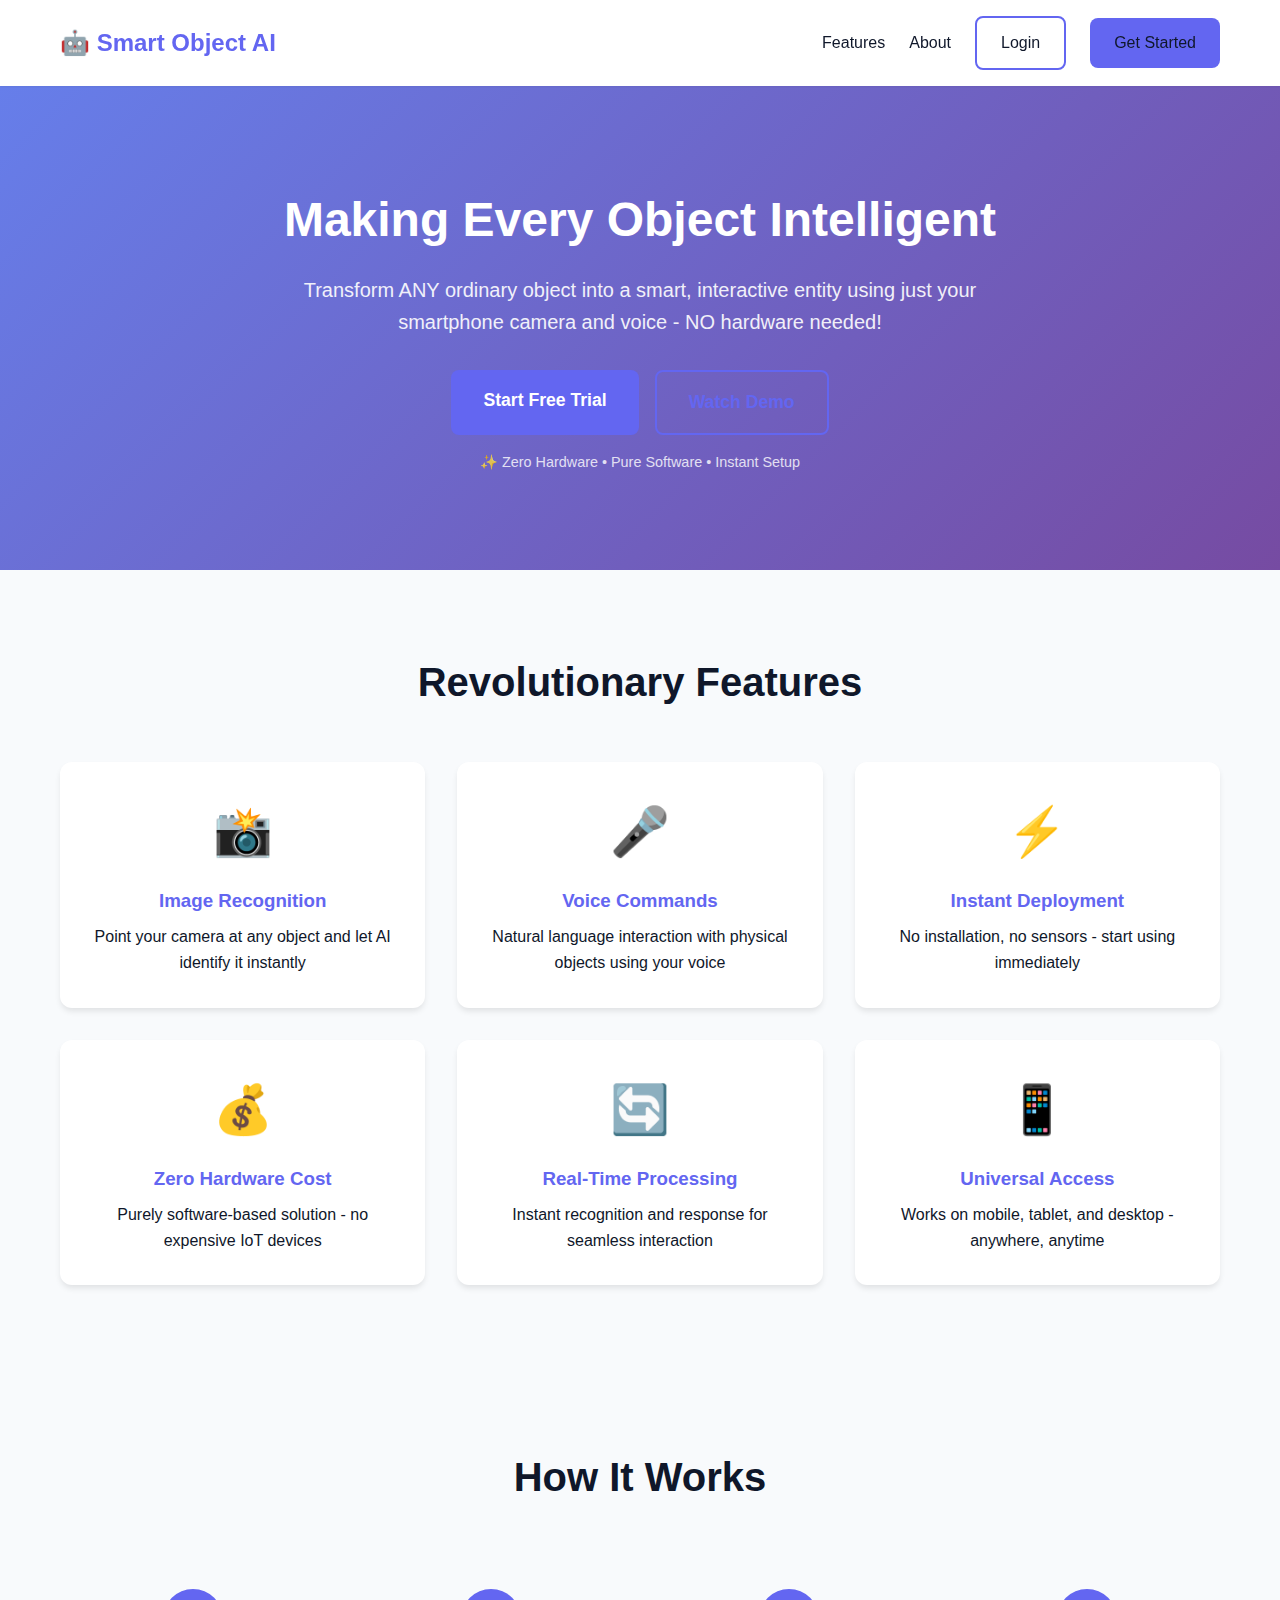
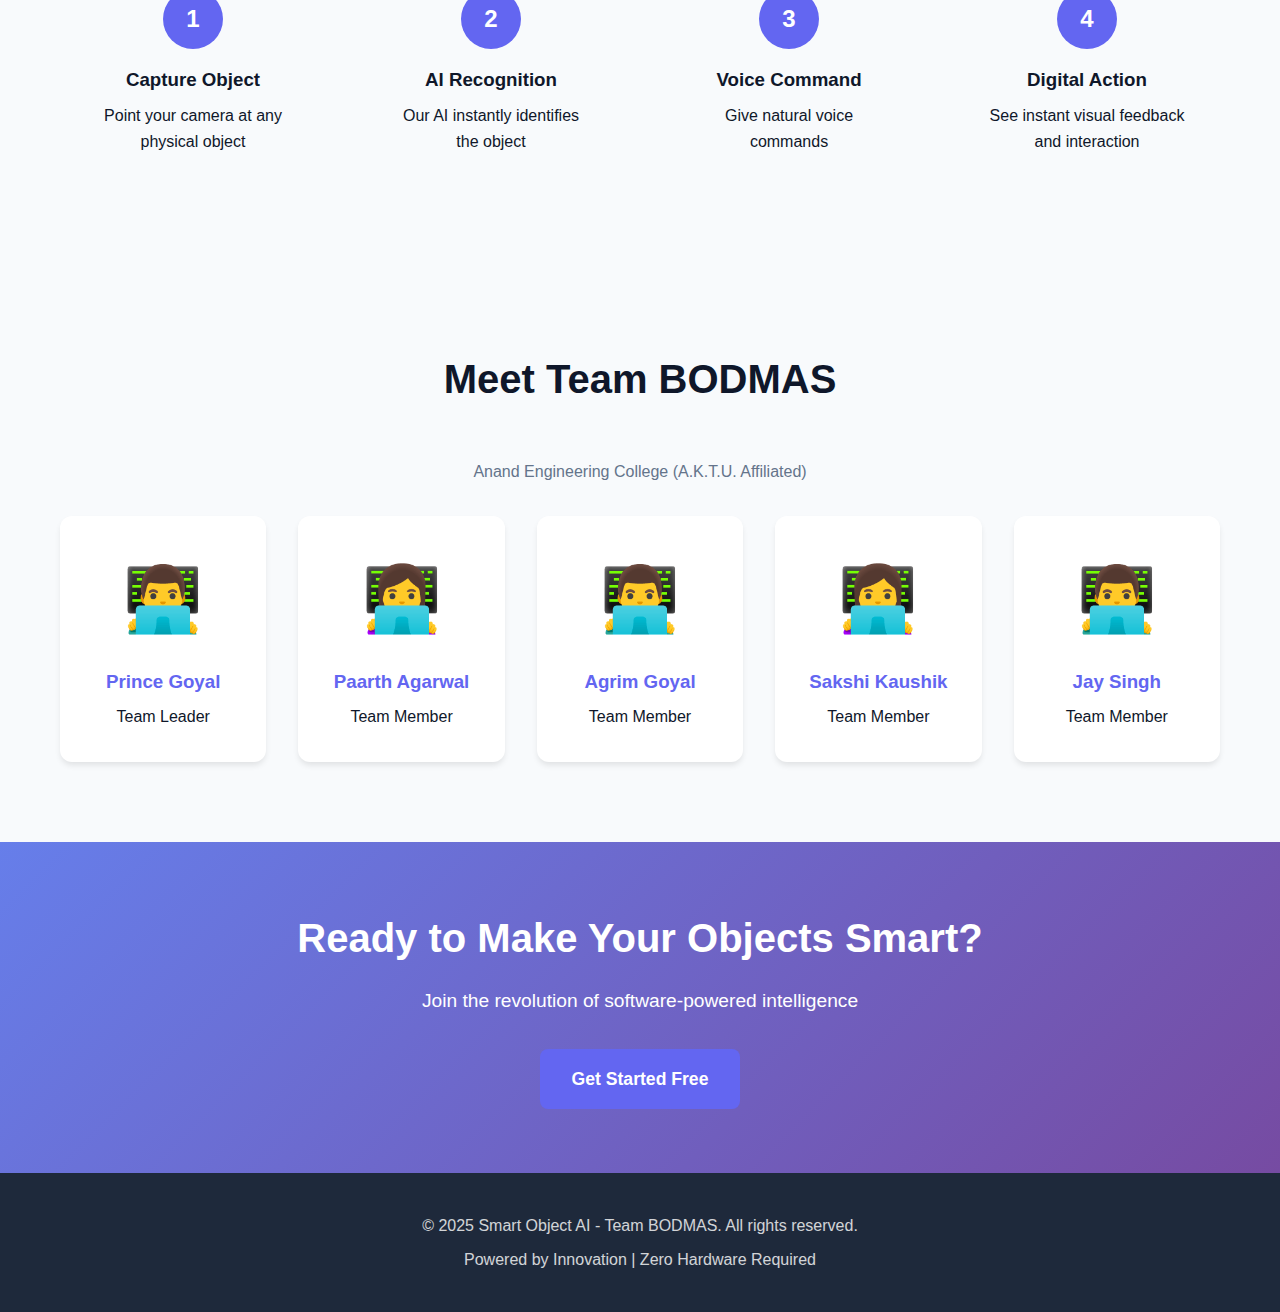
<file: index.html>
<!DOCTYPE html>
<html lang="en">

<head>
    <meta charset="UTF-8">
    <meta name="viewport" content="width=device-width, initial-scale=1.0">
    <title>Smart Object AI - Making Every Object Intelligent</title>
    <link rel="stylesheet" href="css/style.css">
</head>

<body>
    <!-- Navigation Bar -->
    <nav class="navbar">
        <div class="container">
            <div class="nav-brand">
                <h2>🤖 Smart Object AI</h2>
            </div>
            <div class="nav-links">
                <a href="#features">Features</a>
                <a href="#about">About</a>
                <a href="login.html" class="btn-outline">Login</a>
                <a href="signup.html" class="btn-primary">Get Started</a>
            </div>
        </div>
    </nav>

    <!-- Hero Section -->
    <section class="hero">
        <div class="container">
            <div class="hero-content">
                <h1 class="hero-title">Making Every Object Intelligent</h1>
                <p class="hero-subtitle">Transform ANY ordinary object into a smart, interactive entity using just your
                    smartphone camera and voice - NO hardware needed!</p>
                <div class="hero-buttons">
                    <a href="signup.html" class="btn-large btn-primary">Start Free Trial</a>
                    <a href="#demo" class="btn-large btn-outline">Watch Demo</a>
                </div>
                <p class="hero-note">✨ Zero Hardware • Pure Software • Instant Setup</p>
            </div>
        </div>
    </section>

    <!-- Features Section -->
    <section id="features" class="features">
        <div class="container">
            <h2 class="section-title">Revolutionary Features</h2>
            <div class="features-grid">
                <div class="feature-card">
                    <div class="feature-icon">📸</div>
                    <h3>Image Recognition</h3>
                    <p>Point your camera at any object and let AI identify it instantly</p>
                </div>
                <div class="feature-card">
                    <div class="feature-icon">🎤</div>
                    <h3>Voice Commands</h3>
                    <p>Natural language interaction with physical objects using your voice</p>
                </div>
                <div class="feature-card">
                    <div class="feature-icon">⚡</div>
                    <h3>Instant Deployment</h3>
                    <p>No installation, no sensors - start using immediately</p>
                </div>
                <div class="feature-card">
                    <div class="feature-icon">💰</div>
                    <h3>Zero Hardware Cost</h3>
                    <p>Purely software-based solution - no expensive IoT devices</p>
                </div>
                <div class="feature-card">
                    <div class="feature-icon">🔄</div>
                    <h3>Real-Time Processing</h3>
                    <p>Instant recognition and response for seamless interaction</p>
                </div>
                <div class="feature-card">
                    <div class="feature-icon">📱</div>
                    <h3>Universal Access</h3>
                    <p>Works on mobile, tablet, and desktop - anywhere, anytime</p>
                </div>
            </div>
        </div>
    </section>

    <!-- How It Works -->
    <section class="how-it-works">
        <div class="container">
            <h2 class="section-title">How It Works</h2>
            <div class="steps">
                <div class="step">
                    <div class="step-number">1</div>
                    <h3>Capture Object</h3>
                    <p>Point your camera at any physical object</p>
                </div>
                <div class="step">
                    <div class="step-number">2</div>
                    <h3>AI Recognition</h3>
                    <p>Our AI instantly identifies the object</p>
                </div>
                <div class="step">
                    <div class="step-number">3</div>
                    <h3>Voice Command</h3>
                    <p>Give natural voice commands</p>
                </div>
                <div class="step">
                    <div class="step-number">4</div>
                    <h3>Digital Action</h3>
                    <p>See instant visual feedback and interaction</p>
                </div>
            </div>
        </div>
    </section>

    <!-- Team Section -->
    <section id="about" class="team">
        <div class="container">
            <h2 class="section-title">Meet Team BODMAS</h2>
            <p class="team-subtitle">Anand Engineering College (A.K.T.U. Affiliated)</p>
            <div class="team-grid">
                <div class="team-card">
                    <div class="team-avatar">👨‍💻</div>
                    <h3>Prince Goyal</h3>
                    <p>Team Leader</p>
                </div>
                <div class="team-card">
                    <div class="team-avatar">👩‍💻</div>
                    <h3>Paarth Agarwal</h3>
                    <p>Team Member</p>
                </div>
                <div class="team-card">
                    <div class="team-avatar">👨‍💻</div>
                    <h3>Agrim Goyal</h3>
                    <p>Team Member</p>
                </div>
                <div class="team-card">
                    <div class="team-avatar">👩‍💻</div>
                    <h3>Sakshi Kaushik</h3>
                    <p>Team Member</p>
                </div>
                <div class="team-card">
                    <div class="team-avatar">👨‍💻</div>
                    <h3>Jay Singh</h3>
                    <p>Team Member</p>
                </div>
            </div>
        </div>
    </section>

    <!-- CTA Section -->
    <section class="cta">
        <div class="container">
            <h2>Ready to Make Your Objects Smart?</h2>
            <p>Join the revolution of software-powered intelligence</p>
            <a href="signup.html" class="btn-large btn-primary">Get Started Free</a>
        </div>
    </section>

    <!-- Footer -->
    <footer class="footer">
        <div class="container">
            <p>&copy; 2025 Smart Object AI - Team BODMAS. All rights reserved.</p>
            <p>Powered by Innovation | Zero Hardware Required</p>
        </div>
    </footer>
</body>

</html>
</file>
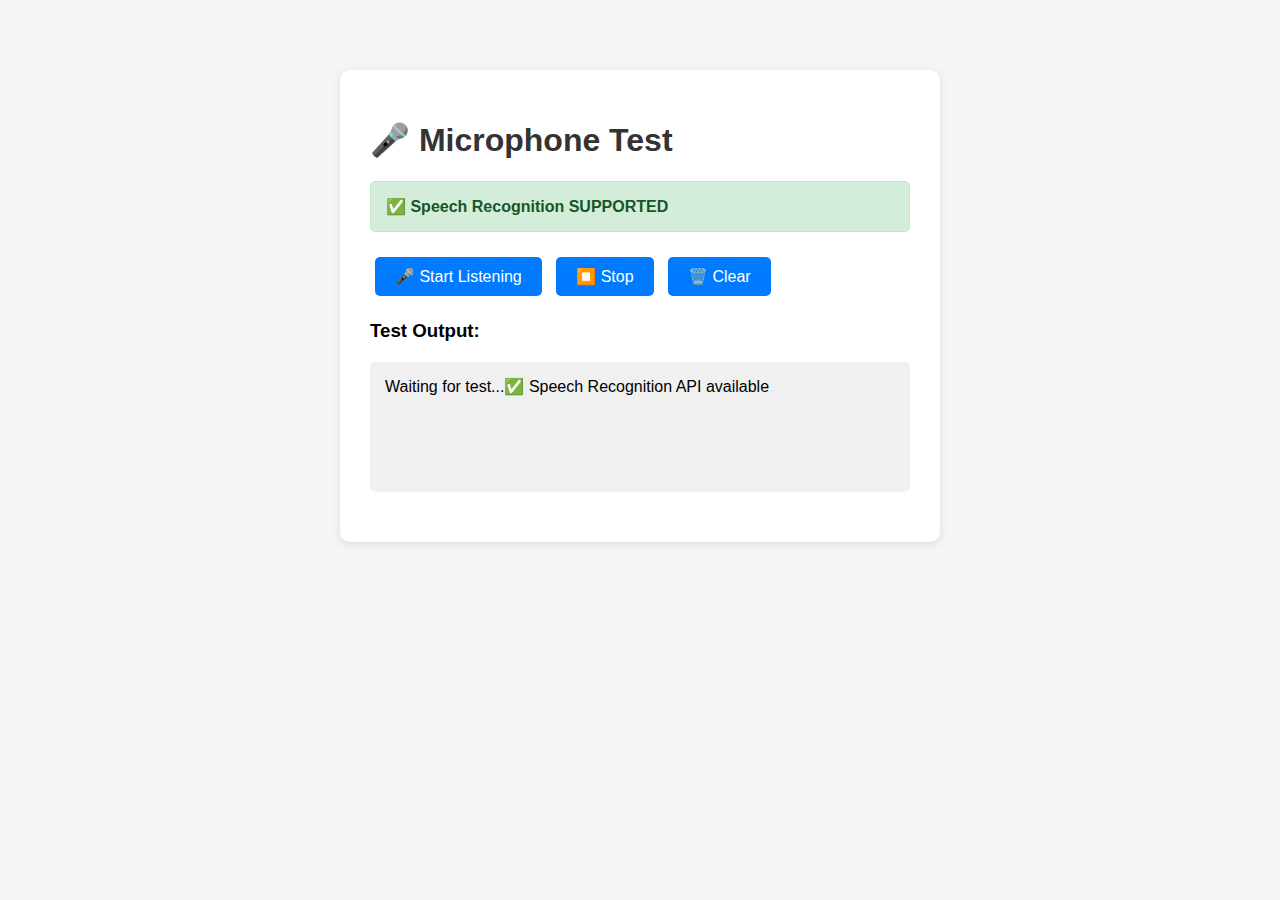
<file: microphone-test.html>
<!DOCTYPE html>
<html lang="en">
<head>
    <meta charset="UTF-8">
    <meta name="viewport" content="width=device-width, initial-scale=1.0">
    <title>Microphone Test</title>
    <style>
        body {
            font-family: Arial, sans-serif;
            max-width: 600px;
            margin: 50px auto;
            padding: 20px;
            background: #f5f5f5;
        }
        .container {
            background: white;
            padding: 30px;
            border-radius: 10px;
            box-shadow: 0 2px 10px rgba(0,0,0,0.1);
        }
        h1 {
            color: #333;
        }
        .status {
            padding: 15px;
            margin: 20px 0;
            border-radius: 5px;
            font-weight: bold;
        }
        .status.success {
            background: #d4edda;
            color: #155724;
            border: 1px solid #c3e6cb;
        }
        .status.error {
            background: #f8d7da;
            color: #721c24;
            border: 1px solid #f5c6cb;
        }
        .status.info {
            background: #d1ecf1;
            color: #0c5460;
            border: 1px solid #bee5eb;
        }
        button {
            padding: 10px 20px;
            margin: 5px;
            font-size: 16px;
            border: none;
            border-radius: 5px;
            cursor: pointer;
            background: #007bff;
            color: white;
        }
        button:hover {
            background: #0056b3;
        }
        .output {
            background: #f0f0f0;
            padding: 15px;
            border-radius: 5px;
            margin: 20px 0;
            min-height: 100px;
            white-space: pre-wrap;
            word-wrap: break-word;
        }
    </style>
</head>
<body>
    <div class="container">
        <h1>🎤 Microphone Test</h1>
        
        <div id="browserStatus" class="status info">Checking browser support...</div>
        
        <button onclick="testMicrophone()">🎤 Start Listening</button>
        <button onclick="stopListening()">⏹️ Stop</button>
        <button onclick="clearOutput()">🗑️ Clear</button>
        
        <h3>Test Output:</h3>
        <div class="output" id="output">Waiting for test...</div>
    </div>

    <script>
        let recognition = null;

        // Check browser support
        window.addEventListener('DOMContentLoaded', () => {
            console.log('Page loaded');
            
            const SpeechRecognition = window.SpeechRecognition || window.webkitSpeechRecognition;
            
            if (SpeechRecognition) {
                document.getElementById('browserStatus').innerHTML = '✅ Speech Recognition SUPPORTED';
                document.getElementById('browserStatus').className = 'status success';
                recognition = new SpeechRecognition();
                setupRecognition();
                log('✅ Speech Recognition API available');
            } else {
                document.getElementById('browserStatus').innerHTML = '❌ Speech Recognition NOT SUPPORTED';
                document.getElementById('browserStatus').className = 'status error';
                log('❌ Your browser does not support Speech Recognition');
                log('Try: Chrome, Edge, Safari');
            }
        });

        function setupRecognition() {
            recognition.continuous = false;
            recognition.interimResults = true;
            recognition.lang = 'en-US';

            recognition.onstart = () => {
                log('🎤 Listening started...');
            };

            recognition.onresult = (event) => {
                let interimTranscript = '';
                let finalTranscript = '';

                for (let i = event.resultIndex; i < event.results.length; i++) {
                    const transcript = event.results[i][0].transcript;
                    if (event.results[i].isFinal) {
                        finalTranscript += transcript + ' ';
                    } else {
                        interimTranscript += transcript;
                    }
                }

                if (finalTranscript) {
                    log('✅ Heard: ' + finalTranscript);
                }
                if (interimTranscript) {
                    log('📝 Interim: ' + interimTranscript);
                }
            };

            recognition.onerror = (event) => {
                log('❌ Error: ' + event.error);
            };

            recognition.onend = () => {
                log('⏹️ Listening stopped');
            };
        }

        function testMicrophone() {
            if (!recognition) {
                log('❌ Speech Recognition not available');
                return;
            }
            
            log('🎤 Starting microphone test...');
            try {
                recognition.start();
                log('✅ Microphone listening...');
            } catch (e) {
                log('❌ Error: ' + e.message);
            }
        }

        function stopListening() {
            if (recognition) {
                recognition.stop();
                log('⏹️ Stopped listening');
            }
        }

        function log(message) {
            const output = document.getElementById('output');
            output.textContent += message + '\n';
            output.scrollTop = output.scrollHeight;
            console.log(message);
        }

        function clearOutput() {
            document.getElementById('output').textContent = '';
            log('Output cleared');
        }
    </script>
</body>
</html>
</file>
<file: css/style.css>
/* ===================================
   SMART OBJECT AI - Main Stylesheet
   Team BODMAS - Anand Engineering College
   =================================== */

/* Reset & Base Styles */
* {
    margin: 0;
    padding: 0;
    box-sizing: border-box;
}

:root {
    --primary-color: #6366f1;
    --primary-dark: #4f46e5;
    --primary-light: #818cf8;
    --secondary-color: #06b6d4;
    --success-color: #10b981;
    --danger-color: #ef4444;
    --warning-color: #f59e0b;
    --dark-bg: #1e293b;
    --light-bg: #f8fafc;
    --card-bg: #ffffff;
    --text-primary: #0f172a;
    --text-secondary: #64748b;
    --border-color: #e2e8f0;
    --shadow-sm: 0 1px 2px 0 rgba(0, 0, 0, 0.05);
    --shadow-md: 0 4px 6px -1px rgba(0, 0, 0, 0.1);
    --shadow-lg: 0 10px 15px -3px rgba(0, 0, 0, 0.1);
    --shadow-xl: 0 20px 25px -5px rgba(0, 0, 0, 0.1);
}

body {
    font-family: -apple-system, BlinkMacSystemFont, 'Segoe UI', 'Roboto', 'Oxygen', 'Ubuntu', 'Cantarell', sans-serif;
    line-height: 1.6;
    color: var(--text-primary);
    background: var(--light-bg);
}

.container {
    max-width: 1200px;
    margin: 0 auto;
    padding: 0 20px;
}

/* ===================================
   NAVIGATION BAR
   =================================== */
.navbar {
    background: var(--card-bg);
    box-shadow: var(--shadow-sm);
    padding: 1rem 0;
    position: sticky;
    top: 0;
    z-index: 100;
}

.navbar .container {
    display: flex;
    justify-content: space-between;
    align-items: center;
}

.nav-brand h2 {
    color: var(--primary-color);
    font-size: 1.5rem;
}

.nav-links {
    display: flex;
    gap: 1.5rem;
    align-items: center;
}

.nav-links a {
    text-decoration: none;
    color: var(--text-primary);
    font-weight: 500;
    transition: color 0.3s;
}

.nav-links a:hover {
    color: var(--primary-color);
}

/* ===================================
   BUTTONS
   =================================== */
.btn-primary,
.btn-outline,
.btn-large,
.btn-full,
.btn-danger {
    padding: 0.75rem 1.5rem;
    border-radius: 8px;
    text-decoration: none;
    font-weight: 600;
    transition: all 0.3s;
    border: none;
    cursor: pointer;
    display: inline-block;
    text-align: center;
}

.btn-primary {
    background: var(--primary-color);
    color: white;
}

.btn-primary:hover {
    background: var(--primary-dark);
    transform: translateY(-2px);
    box-shadow: var(--shadow-lg);
}

.btn-outline {
    background: transparent;
    color: var(--primary-color);
    border: 2px solid var(--primary-color);
}

.btn-outline:hover {
    background: var(--primary-color);
    color: white;
}

.btn-large {
    padding: 1rem 2rem;
    font-size: 1.1rem;
}

.btn-full {
    width: 100%;
}

.btn-danger {
    background: var(--danger-color);
    color: white;
}

.btn-danger:hover {
    background: #dc2626;
}

/* ===================================
   HERO SECTION
   =================================== */
.hero {
    background: linear-gradient(135deg, #667eea 0%, #764ba2 100%);
    color: white;
    padding: 6rem 0;
    text-align: center;
}

.hero-title {
    font-size: 3rem;
    margin-bottom: 1rem;
    animation: fadeInUp 0.8s;
}

.hero-subtitle {
    font-size: 1.25rem;
    margin-bottom: 2rem;
    opacity: 0.9;
    max-width: 700px;
    margin-left: auto;
    margin-right: auto;
}

.hero-buttons {
    display: flex;
    gap: 1rem;
    justify-content: center;
    margin-bottom: 1rem;
}

.hero-note {
    font-size: 0.9rem;
    opacity: 0.8;
}

/* ===================================
   FEATURES SECTION
   =================================== */
.features {
    padding: 5rem 0;
}

.section-title {
    text-align: center;
    font-size: 2.5rem;
    margin-bottom: 3rem;
    color: var(--text-primary);
}

.features-grid {
    display: grid;
    grid-template-columns: repeat(auto-fit, minmax(300px, 1fr));
    gap: 2rem;
}

.feature-card {
    background: var(--card-bg);
    padding: 2rem;
    border-radius: 12px;
    box-shadow: var(--shadow-md);
    transition: transform 0.3s, box-shadow 0.3s;
    text-align: center;
}

.feature-card:hover {
    transform: translateY(-5px);
    box-shadow: var(--shadow-xl);
}

.feature-icon {
    font-size: 3rem;
    margin-bottom: 1rem;
}

.feature-card h3 {
    margin-bottom: 0.5rem;
    color: var(--primary-color);
}

/* ===================================
   STEPS / HOW IT WORKS
   =================================== */
.how-it-works {
    background: var(--light-bg);
    padding: 5rem 0;
}

.steps {
    display: grid;
    grid-template-columns: repeat(auto-fit, minmax(250px, 1fr));
    gap: 2rem;
}

.step {
    text-align: center;
    padding: 2rem;
}

.step-number {
    width: 60px;
    height: 60px;
    background: var(--primary-color);
    color: white;
    border-radius: 50%;
    display: flex;
    align-items: center;
    justify-content: center;
    font-size: 1.5rem;
    font-weight: bold;
    margin: 0 auto 1rem;
}

.step h3 {
    margin-bottom: 0.5rem;
}

/* ===================================
   TEAM SECTION
   =================================== */
.team {
    padding: 5rem 0;
}

.team-subtitle {
    text-align: center;
    color: var(--text-secondary);
    margin-bottom: 2rem;
}

.team-grid {
    display: grid;
    grid-template-columns: repeat(auto-fit, minmax(200px, 1fr));
    gap: 2rem;
}

.team-card {
    background: var(--card-bg);
    padding: 2rem;
    border-radius: 12px;
    box-shadow: var(--shadow-md);
    text-align: center;
    transition: transform 0.3s;
}

.team-card:hover {
    transform: translateY(-5px);
}

.team-avatar {
    font-size: 4rem;
    margin-bottom: 1rem;
}

.team-card h3 {
    margin-bottom: 0.5rem;
    color: var(--primary-color);
}

/* ===================================
   CTA SECTION
   =================================== */
.cta {
    background: linear-gradient(135deg, #667eea 0%, #764ba2 100%);
    color: white;
    padding: 4rem 0;
    text-align: center;
}

.cta h2 {
    font-size: 2.5rem;
    margin-bottom: 1rem;
}

.cta p {
    font-size: 1.2rem;
    margin-bottom: 2rem;
}

/* ===================================
   FOOTER
   =================================== */
.footer {
    background: var(--dark-bg);
    color: white;
    padding: 2rem 0;
    text-align: center;
}

.footer p {
    margin: 0.5rem 0;
    opacity: 0.8;
}

/* ===================================
   AUTH PAGES (Login/Signup)
   =================================== */
.auth-page {
    background: linear-gradient(135deg, #667eea 0%, #764ba2 100%);
    min-height: 100vh;
    display: flex;
    align-items: center;
    justify-content: center;
    padding: 2rem;
}

.auth-container {
    width: 100%;
    max-width: 450px;
}

.auth-card {
    background: var(--card-bg);
    padding: 3rem;
    border-radius: 16px;
    box-shadow: var(--shadow-xl);
}

.auth-header {
    text-align: center;
    margin-bottom: 2rem;
}

.auth-header h1 {
    color: var(--primary-color);
    font-size: 2rem;
    margin-bottom: 0.5rem;
}

.auth-header h2 {
    font-size: 1.5rem;
    margin-bottom: 0.5rem;
}

.auth-header p {
    color: var(--text-secondary);
}

.auth-form {
    margin-bottom: 1.5rem;
}

.form-group {
    margin-bottom: 1.5rem;
}

.form-group label {
    display: block;
    margin-bottom: 0.5rem;
    font-weight: 600;
    color: var(--text-primary);
}

.form-group input {
    width: 100%;
    padding: 0.75rem;
    border: 2px solid var(--border-color);
    border-radius: 8px;
    font-size: 1rem;
    transition: border-color 0.3s;
}

.form-group input:focus {
    outline: none;
    border-color: var(--primary-color);
}

.form-group small {
    display: block;
    margin-top: 0.25rem;
    color: var(--text-secondary);
    font-size: 0.875rem;
}

.checkbox-group label {
    display: flex;
    align-items: center;
    gap: 0.5rem;
    font-weight: 400;
}

.checkbox-group input[type="checkbox"] {
    width: auto;
}

.auth-footer {
    text-align: center;
    color: var(--text-secondary);
}

.auth-footer a {
    color: var(--primary-color);
    text-decoration: none;
    font-weight: 600;
}

.auth-footer a:hover {
    text-decoration: underline;
}

.error-message,
.success-message {
    padding: 1rem;
    border-radius: 8px;
    margin-top: 1rem;
    text-align: center;
}

.error-message {
    background: #fee2e2;
    color: var(--danger-color);
    border: 1px solid var(--danger-color);
}

.success-message {
    background: #d1fae5;
    color: var(--success-color);
    border: 1px solid var(--success-color);
}

/* ===================================
   DASHBOARD LAYOUT
   =================================== */
.dashboard-nav {
    background: var(--card-bg);
    box-shadow: var(--shadow-sm);
    padding: 1rem 0;
    position: sticky;
    top: 0;
    z-index: 100;
}

.dashboard-nav .container {
    display: flex;
    justify-content: space-between;
    align-items: center;
}

.nav-user {
    display: flex;
    align-items: center;
    gap: 1rem;
}

.dashboard-container {
    display: flex;
    min-height: calc(100vh - 70px);
}

.sidebar {
    width: 250px;
    background: var(--card-bg);
    border-right: 1px solid var(--border-color);
    padding: 2rem 0;
}

.sidebar-menu {
    list-style: none;
}

.sidebar-menu li {
    margin-bottom: 0.5rem;
}

.sidebar-menu li a {
    display: block;
    padding: 0.75rem 1.5rem;
    color: var(--text-primary);
    text-decoration: none;
    transition: all 0.3s;
}

.sidebar-menu li a:hover {
    background: var(--light-bg);
    color: var(--primary-color);
    border-left: 3px solid var(--primary-color);
}

.sidebar-menu li.active a {
    background: var(--light-bg);
    color: var(--primary-color);
    border-left: 3px solid var(--primary-color);
    font-weight: 600;
}

.dashboard-main {
    flex: 1;
    padding: 2rem;
    overflow-y: auto;
}

.dashboard-header {
    margin-bottom: 2rem;
}

.dashboard-header h1 {
    font-size: 2rem;
    margin-bottom: 0.5rem;
}

.dashboard-header p {
    color: var(--text-secondary);
}

/* ===================================
   STATS CARDS
   =================================== */
.stats-grid {
    display: grid;
    grid-template-columns: repeat(auto-fit, minmax(250px, 1fr));
    gap: 1.5rem;
    margin-bottom: 2rem;
}

.stat-card {
    background: var(--card-bg);
    padding: 1.5rem;
    border-radius: 12px;
    box-shadow: var(--shadow-md);
    display: flex;
    align-items: center;
    gap: 1rem;
}

.stat-icon {
    font-size: 3rem;
}

.stat-info h3 {
    font-size: 2rem;
    color: var(--primary-color);
    margin-bottom: 0.25rem;
}

.stat-info p {
    color: var(--text-secondary);
}

/* ===================================
   QUICK ACTIONS
   =================================== */
.quick-actions {
    margin-bottom: 2rem;
}

.quick-actions h2 {
    margin-bottom: 1rem;
}

.action-buttons {
    display: flex;
    gap: 1rem;
    flex-wrap: wrap;
}

.action-btn {
    background: var(--card-bg);
    padding: 1.5rem;
    border-radius: 12px;
    box-shadow: var(--shadow-md);
    display: flex;
    align-items: center;
    gap: 1rem;
    text-decoration: none;
    color: var(--text-primary);
    transition: all 0.3s;
    flex: 1;
    min-width: 200px;
}

.action-btn:hover {
    transform: translateY(-3px);
    box-shadow: var(--shadow-lg);
}

.action-icon {
    font-size: 2rem;
}

.action-text {
    font-weight: 600;
}

/* ===================================
   SCANNER PAGE
   =================================== */
.scanner-container {
    max-width: 900px;
    margin: 0 auto;
}

.scanner-subtitle {
    text-align: center;
    color: var(--text-secondary);
    margin-bottom: 2rem;
}

.scanner-box {
    background: var(--card-bg);
    border-radius: 16px;
    padding: 2rem;
    box-shadow: var(--shadow-lg);
    margin-bottom: 2rem;
}

.scanner-step {
    display: none;
}

.scanner-step.active {
    display: block;
}

.scanner-step h2 {
    text-align: center;
    margin-bottom: 2rem;
    color: var(--primary-color);
}

.capture-area {
    margin-bottom: 1.5rem;
}

.camera-preview,
.image-preview {
    width: 100%;
    max-width: 600px;
    margin: 0 auto;
    border-radius: 12px;
    overflow: hidden;
    background: #000;
    aspect-ratio: 4/3;
}

.camera-preview video {
    width: 100%;
    height: 100%;
    object-fit: cover;
}

.image-preview img {
    width: 100%;
    height: 100%;
    object-fit: contain;
}

.capture-buttons {
    display: flex;
    gap: 1rem;
    justify-content: center;
    flex-wrap: wrap;
}

.recognition-result {
    display: flex;
    gap: 2rem;
    align-items: center;
    margin-bottom: 2rem;
}

.detected-object {
    flex: 1;
    max-width: 300px;
}

.detected-object img {
    width: 100%;
    border-radius: 12px;
}

.object-info {
    flex: 1;
}

.object-info h3 {
    font-size: 1.5rem;
    margin-bottom: 0.5rem;
    color: var(--primary-color);
}

.confidence-bar {
    display: flex;
    align-items: center;
    gap: 0.5rem;
    margin-top: 1rem;
}

.confidence-track {
    flex: 1;
    height: 10px;
    background: var(--border-color);
    border-radius: 5px;
    overflow: hidden;
}

.confidence-fill {
    height: 100%;
    background: var(--success-color);
    transition: width 0.5s;
}

.voice-interface {
    text-align: center;
}

.microphone-container {
    margin-bottom: 2rem;
}

.mic-button {
    width: 120px;
    height: 120px;
    border-radius: 50%;
    background: var(--primary-color);
    border: none;
    cursor: pointer;
    transition: all 0.3s;
    box-shadow: var(--shadow-lg);
}

.mic-button:hover {
    transform: scale(1.05);
    box-shadow: var(--shadow-xl);
}

.mic-button.active {
    animation: pulse 1.5s infinite;
    background: var(--danger-color);
}

.mic-icon {
    font-size: 3rem;
}

#micStatus {
    margin-top: 1rem;
    color: var(--text-secondary);
}

.voice-text {
    font-size: 1.5rem;
    color: var(--primary-color);
    margin-bottom: 2rem;
    min-height: 50px;
}

.suggested-commands {
    margin-top: 2rem;
}

.command-chips {
    display: flex;
    gap: 0.5rem;
    justify-content: center;
    flex-wrap: wrap;
}

.command-chip {
    padding: 0.5rem 1rem;
    background: var(--light-bg);
    border: 2px solid var(--border-color);
    border-radius: 20px;
    cursor: pointer;
    transition: all 0.3s;
}

.command-chip:hover {
    background: var(--primary-color);
    color: white;
    border-color: var(--primary-color);
}

.action-result {
    text-align: center;
}

.action-animation {
    font-size: 5rem;
    margin-bottom: 2rem;
    animation: bounce 1s;
}

.action-details h3 {
    font-size: 1.8rem;
    color: var(--success-color);
    margin-bottom: 0.5rem;
}

.action-status {
    padding: 1rem;
    background: var(--light-bg);
    border-radius: 8px;
    margin-top: 1rem;
}

.result-buttons {
    display: flex;
    gap: 1rem;
    justify-content: center;
    margin-top: 2rem;
}

/* ===================================
   HISTORY PAGE
   =================================== */
.history-filters {
    display: flex;
    gap: 1rem;
    margin-bottom: 2rem;
    flex-wrap: wrap;
}

.search-input,
.filter-select {
    padding: 0.75rem;
    border: 2px solid var(--border-color);
    border-radius: 8px;
    font-size: 1rem;
}

.search-input {
    flex: 1;
    min-width: 250px;
}

.history-grid {
    display: grid;
    gap: 1.5rem;
}

.history-card {
    background: var(--card-bg);
    border-radius: 12px;
    padding: 1.5rem;
    box-shadow: var(--shadow-md);
    display: flex;
    gap: 1.5rem;
}

.history-image {
    width: 150px;
    height: 150px;
    border-radius: 8px;
    overflow: hidden;
    background: var(--light-bg);
}

.history-image img {
    width: 100%;
    height: 100%;
    object-fit: cover;
}

.placeholder-image {
    width: 100%;
    height: 100%;
    display: flex;
    align-items: center;
    justify-content: center;
    font-size: 3rem;
}

.history-content {
    flex: 1;
}

.history-type {
    color: var(--text-secondary);
    font-size: 0.9rem;
}

.history-date {
    color: var(--text-secondary);
    font-size: 0.875rem;
    margin-top: 0.5rem;
}

.history-commands {
    margin-top: 1rem;
    padding-top: 1rem;
    border-top: 1px solid var(--border-color);
}

.command-list {
    margin-top: 0.5rem;
}

.command-item {
    display: flex;
    justify-content: space-between;
    padding: 0.5rem;
    background: var(--light-bg);
    border-radius: 6px;
    margin-bottom: 0.5rem;
}

.command-time {
    color: var(--text-secondary);
    font-size: 0.875rem;
}

.empty-history {
    text-align: center;
    padding: 4rem 2rem;
    display: flex;
    flex-direction: column;
    align-items: center;
    gap: 1rem;
}

.empty-icon {
    font-size: 5rem;
}

/* ===================================
   SETTINGS PAGE
   =================================== */
.settings-container {
    max-width: 800px;
}

.settings-subtitle {
    color: var(--text-secondary);
    margin-bottom: 2rem;
}

.settings-section {
    margin-bottom: 3rem;
}

.settings-section h2 {
    margin-bottom: 1rem;
    color: var(--primary-color);
}

.settings-card {
    background: var(--card-bg);
    padding: 2rem;
    border-radius: 12px;
    box-shadow: var(--shadow-md);
}

.setting-item {
    display: flex;
    justify-content: space-between;
    align-items: center;
    padding: 1.5rem 0;
    border-bottom: 1px solid var(--border-color);
}

.setting-item:last-child {
    border-bottom: none;
}

.setting-info h3 {
    margin-bottom: 0.25rem;
}

.setting-info p {
    color: var(--text-secondary);
    font-size: 0.9rem;
}

.setting-select {
    padding: 0.5rem 1rem;
    border: 2px solid var(--border-color);
    border-radius: 8px;
    font-size: 1rem;
}

.toggle-switch {
    position: relative;
    display: inline-block;
    width: 60px;
    height: 34px;
}

.toggle-switch input {
    opacity: 0;
    width: 0;
    height: 0;
}

.toggle-slider {
    position: absolute;
    cursor: pointer;
    top: 0;
    left: 0;
    right: 0;
    bottom: 0;
    background-color: #ccc;
    transition: 0.4s;
    border-radius: 34px;
}

.toggle-slider:before {
    position: absolute;
    content: "";
    height: 26px;
    width: 26px;
    left: 4px;
    bottom: 4px;
    background-color: white;
    transition: 0.4s;
    border-radius: 50%;
}

input:checked+.toggle-slider {
    background-color: var(--primary-color);
}

input:checked+.toggle-slider:before {
    transform: translateX(26px);
}

/* ===================================
   ABOUT PAGE
   =================================== */
.about-container {
    max-width: 1000px;
    margin: 0 auto;
}

.about-section {
    margin-bottom: 4rem;
}

.tagline {
    text-align: center;
    color: var(--primary-color);
    margin-bottom: 1rem;
}

.lead {
    text-align: center;
    font-size: 1.2rem;
    color: var(--text-secondary);
    max-width: 800px;
    margin: 0 auto;
}

.problem-grid,
.solution-grid,
.tech-grid,
.usecase-grid {
    display: grid;
    grid-template-columns: repeat(auto-fit, minmax(250px, 1fr));
    gap: 1.5rem;
    margin-top: 2rem;
}

.problem-card,
.solution-card,
.usecase-card {
    background: var(--card-bg);
    padding: 1.5rem;
    border-radius: 12px;
    box-shadow: var(--shadow-md);
}

.solution-icon {
    font-size: 2.5rem;
    margin-bottom: 1rem;
}

.tech-item {
    background: var(--light-bg);
    padding: 1.5rem;
    border-radius: 8px;
    text-align: center;
}

.member-card {
    background: var(--card-bg);
    padding: 2rem;
    border-radius: 12px;
    box-shadow: var(--shadow-md);
    text-align: center;
}

.member-card.leader {
    border: 2px solid var(--primary-color);
}

.member-avatar {
    font-size: 4rem;
    margin-bottom: 1rem;
}

.member-role {
    color: var(--primary-color);
    font-weight: 600;
    margin-bottom: 0.5rem;
}

.member-bio {
    color: var(--text-secondary);
    font-size: 0.9rem;
}

.vision-section {
    background: linear-gradient(135deg, #667eea 0%, #764ba2 100%);
    color: white;
    padding: 3rem;
    border-radius: 16px;
    text-align: center;
}

.vision-text {
    font-size: 1.2rem;
    margin-bottom: 1rem;
}

.vision-quote {
    font-style: italic;
    font-size: 1.1rem;
    opacity: 0.9;
}

/* ===================================
   ANIMATIONS
   =================================== */
@keyframes fadeInUp {
    from {
        opacity: 0;
        transform: translateY(30px);
    }

    to {
        opacity: 1;
        transform: translateY(0);
    }
}

@keyframes pulse {

    0%,
    100% {
        transform: scale(1);
    }

    50% {
        transform: scale(1.1);
    }
}

@keyframes bounce {

    0%,
    100% {
        transform: translateY(0);
    }

    50% {
        transform: translateY(-20px);
    }
}

/* ===================================
   RESPONSIVE DESIGN
   =================================== */
@media (max-width: 768px) {
    .hero-title {
        font-size: 2rem;
    }

    .hero-buttons {
        flex-direction: column;
    }

    .nav-links {
        display: none;
    }

    .sidebar {
        display: none;
    }

    .dashboard-container {
        flex-direction: column;
    }

    .recognition-result {
        flex-direction: column;
    }

    .history-card {
        flex-direction: column;
    }

    .history-image {
        width: 100%;
    }
}

/* ===================================
   DARK MODE THEME
   =================================== */

[data-theme="dark"] {
    /* Background Colors - Swap */
    --light-bg: #0f172a;
    --dark-bg: #1e293b;
    --card-bg: #1e293b;

    /* Text Colors - Swap */
    --text-primary: #f1f5f9;
    --text-secondary: #cbd5e1;

    /* Border & Shadow Colors */
    --border-color: #334155;
    --shadow-sm: 0 1px 2px 0 rgba(0, 0, 0, 0.3);
    --shadow-md: 0 4px 6px -1px rgba(0, 0, 0, 0.4);
    --shadow-lg: 0 10px 15px -3px rgba(0, 0, 0, 0.5);
    --shadow-xl: 0 20px 25px -5px rgba(0, 0, 0, 0.6);
}

/* Dark Mode Body */
[data-theme="dark"] body {
    background: var(--dark-bg);
    color: var(--text-primary);
}

/* Dark Mode Cards */
[data-theme="dark"] .feature-card,
[data-theme="dark"] .stat-card,
[data-theme="dark"] .team-card,
[data-theme="dark"] .settings-card,
[data-theme="dark"] .history-card,
[data-theme="dark"] .scanner-box,
[data-theme="dark"] .auth-card,
[data-theme="dark"] .action-btn {
    background: var(--card-bg);
    border: 1px solid var(--border-color);
}

/* Dark Mode Navbar */
[data-theme="dark"] .navbar,
[data-theme="dark"] .dashboard-nav {
    background: var(--card-bg);
    border-bottom: 1px solid var(--border-color);
}

/* Dark Mode Sidebar */
[data-theme="dark"] .sidebar {
    background: var(--card-bg);
    border-right: 1px solid var(--border-color);
}

/* Dark Mode Inputs */
[data-theme="dark"] input,
[data-theme="dark"] select,
[data-theme="dark"] .search-input,
[data-theme="dark"] .filter-select {
    background: var(--dark-bg);
    color: var(--text-primary);
    border-color: var(--border-color);
}

[data-theme="dark"] input:focus,
[data-theme="dark"] select:focus {
    border-color: var(--primary-color);
    background: var(--card-bg);
}

/* Dark Mode Buttons - Outline */
[data-theme="dark"] .btn-outline {
    background: transparent;
    color: var(--primary-light);
    border-color: var(--primary-light);
}

[data-theme="dark"] .btn-outline:hover {
    background: var(--primary-color);
    color: white;
}

/* Dark Mode Links */
[data-theme="dark"] .nav-links a {
    color: var(--text-primary);
}

[data-theme="dark"] .nav-links a:hover {
    color: var(--primary-light);
}

/* Dark Mode Tables */
[data-theme="dark"] .command-item,
[data-theme="dark"] .activity-item {
    background: var(--dark-bg);
}

/* Dark Mode Camera Preview */
[data-theme="dark"] .camera-preview,
[data-theme="dark"] .image-preview {
    background: #000;
    border: 2px solid var(--border-color);
}

/* Dark Mode Empty States */
[data-theme="dark"] .empty-state,
[data-theme="dark"] .empty-history {
    color: var(--text-secondary);
}

/* Dark Mode Confidence Bar */
[data-theme="dark"] .confidence-track {
    background: var(--dark-bg);
}

/* Dark Mode Action Status */
[data-theme="dark"] .action-status {
    background: var(--dark-bg);
    border: 1px solid var(--border-color);
}

/* Dark Mode Settings Items */
[data-theme="dark"] .setting-item {
    border-bottom-color: var(--border-color);
}

/* Dark Mode Tech Items */
[data-theme="dark"] .tech-item {
    background: var(--dark-bg);
    border: 1px solid var(--border-color);
}

/* Dark Mode Footer */
[data-theme="dark"] .footer {
    background: #0a0f1a;
    border-top: 1px solid var(--border-color);
}

/* Dark Mode Gradients - Keep as is for contrast */
[data-theme="dark"] .hero,
[data-theme="dark"] .cta,
[data-theme="dark"] .vision-section {
    /* Keep original gradients - they look good in dark mode */
}

/* Dark Mode Command Chips */
[data-theme="dark"] .command-chip {
    background: var(--dark-bg);
    border-color: var(--border-color);
    color: var(--text-primary);
}

[data-theme="dark"] .command-chip:hover {
    background: var(--primary-color);
    color: white;
    border-color: var(--primary-color);
}

/* Dark Mode Placeholder Images */
[data-theme="dark"] .placeholder-image {
    background: var(--dark-bg);
}

/* Dark Mode Scrollbar (Optional - looks cool!) */
[data-theme="dark"] ::-webkit-scrollbar {
    width: 10px;
    height: 10px;
}

[data-theme="dark"] ::-webkit-scrollbar-track {
    background: var(--dark-bg);
}

[data-theme="dark"] ::-webkit-scrollbar-thumb {
    background: var(--border-color);
    border-radius: 5px;
}

[data-theme="dark"] ::-webkit-scrollbar-thumb:hover {
    background: var(--text-secondary);
}
</file>
